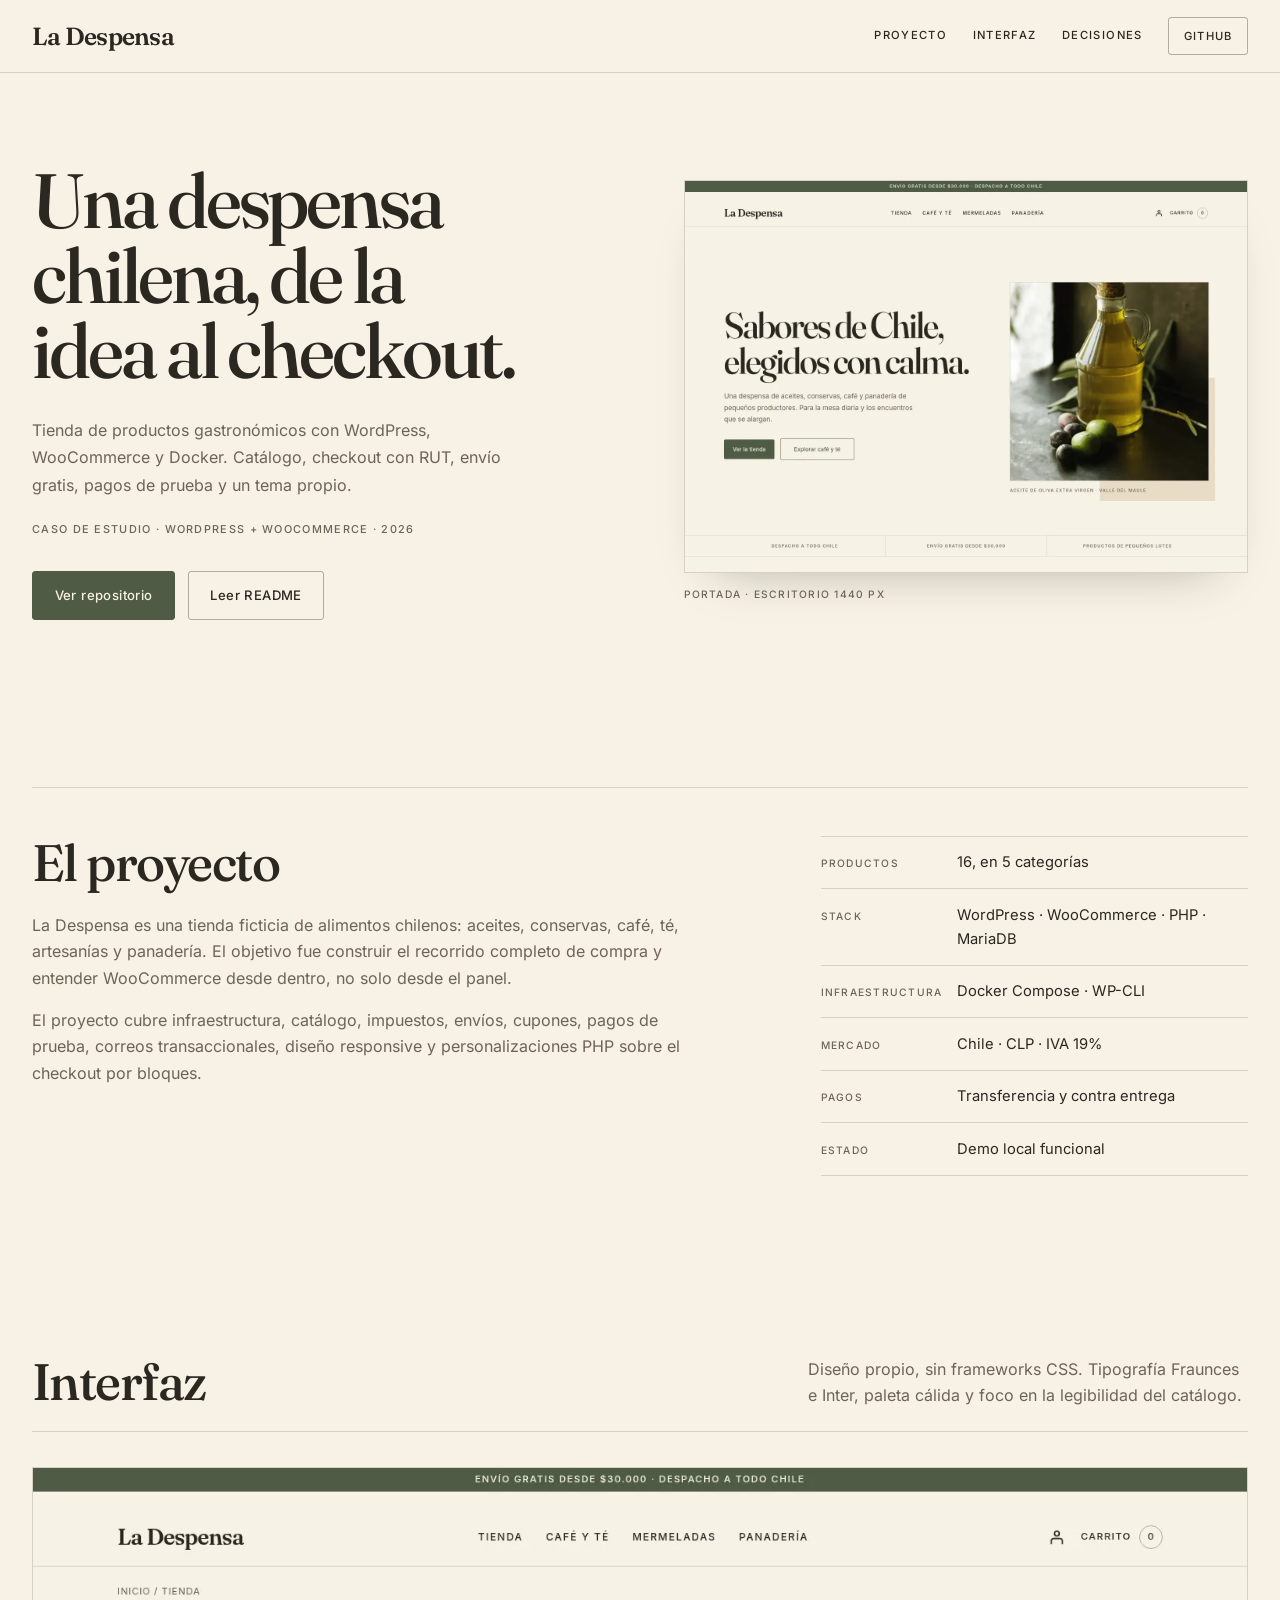
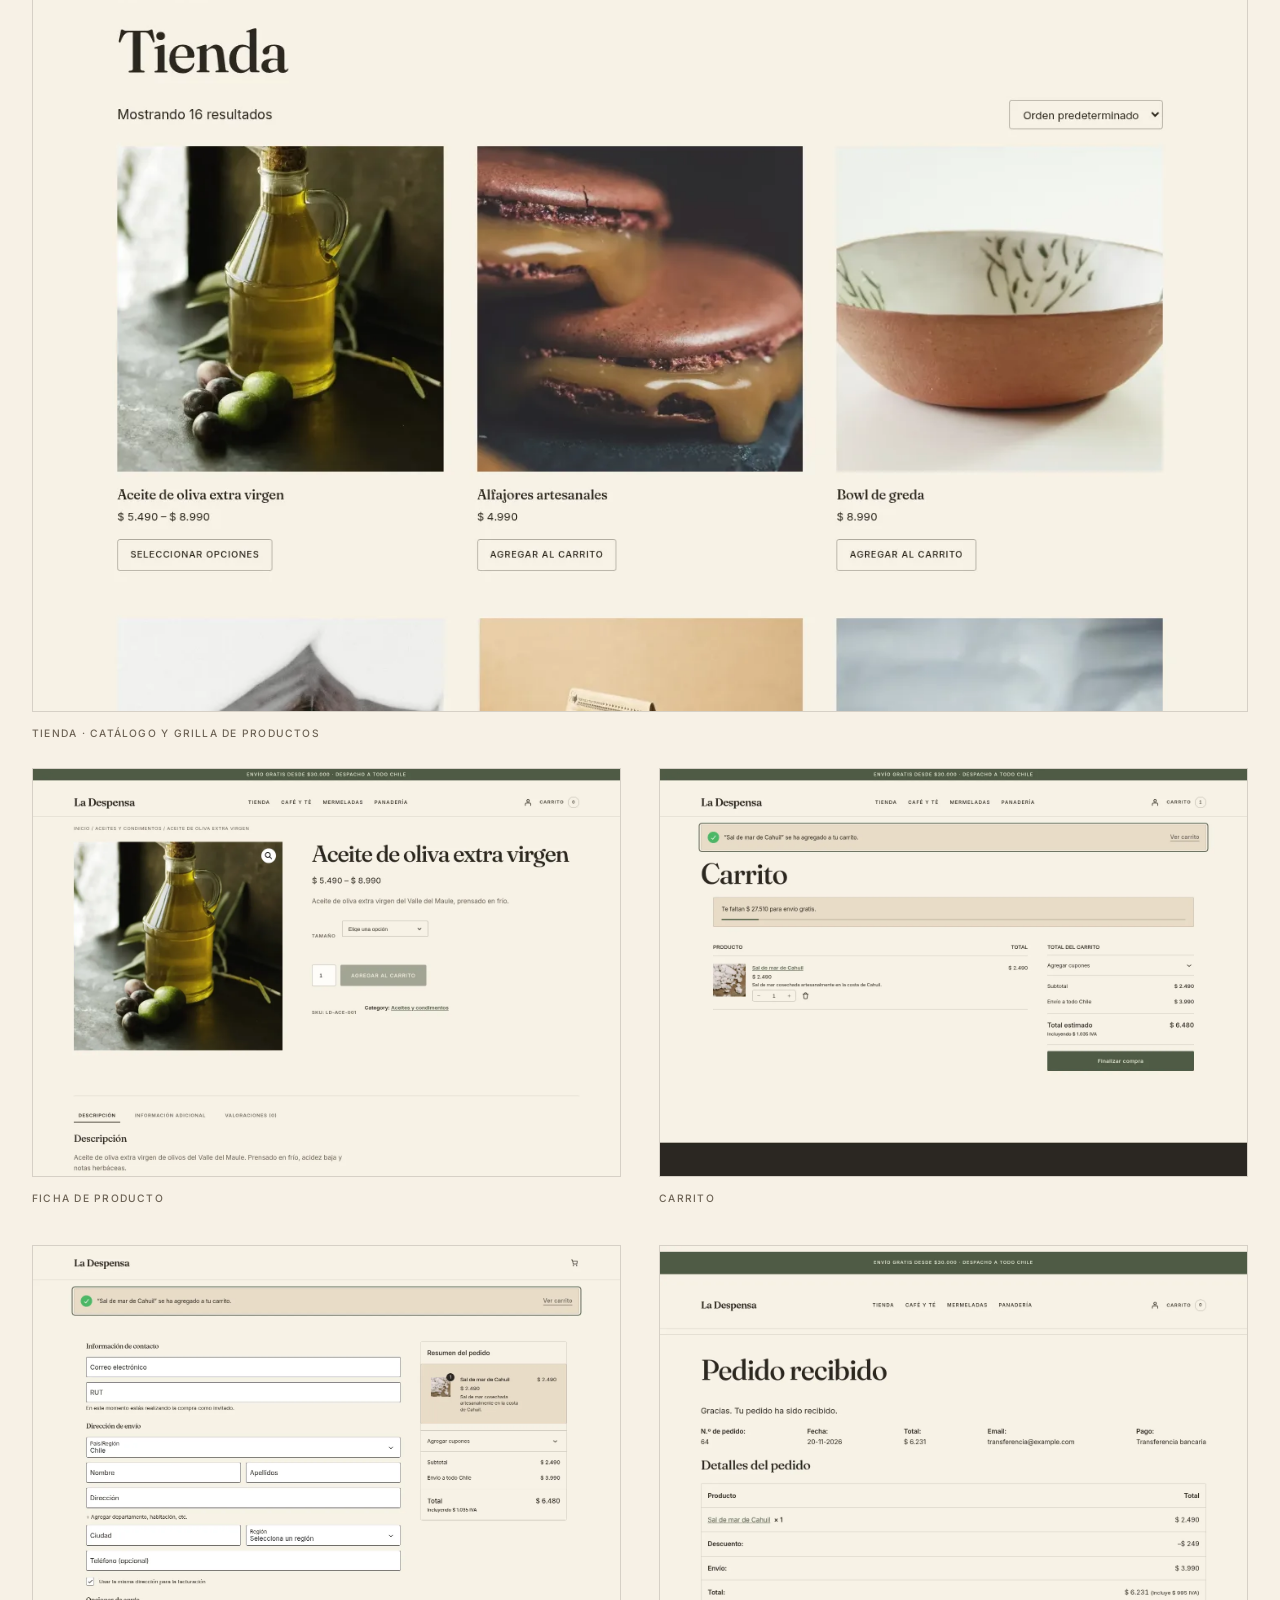
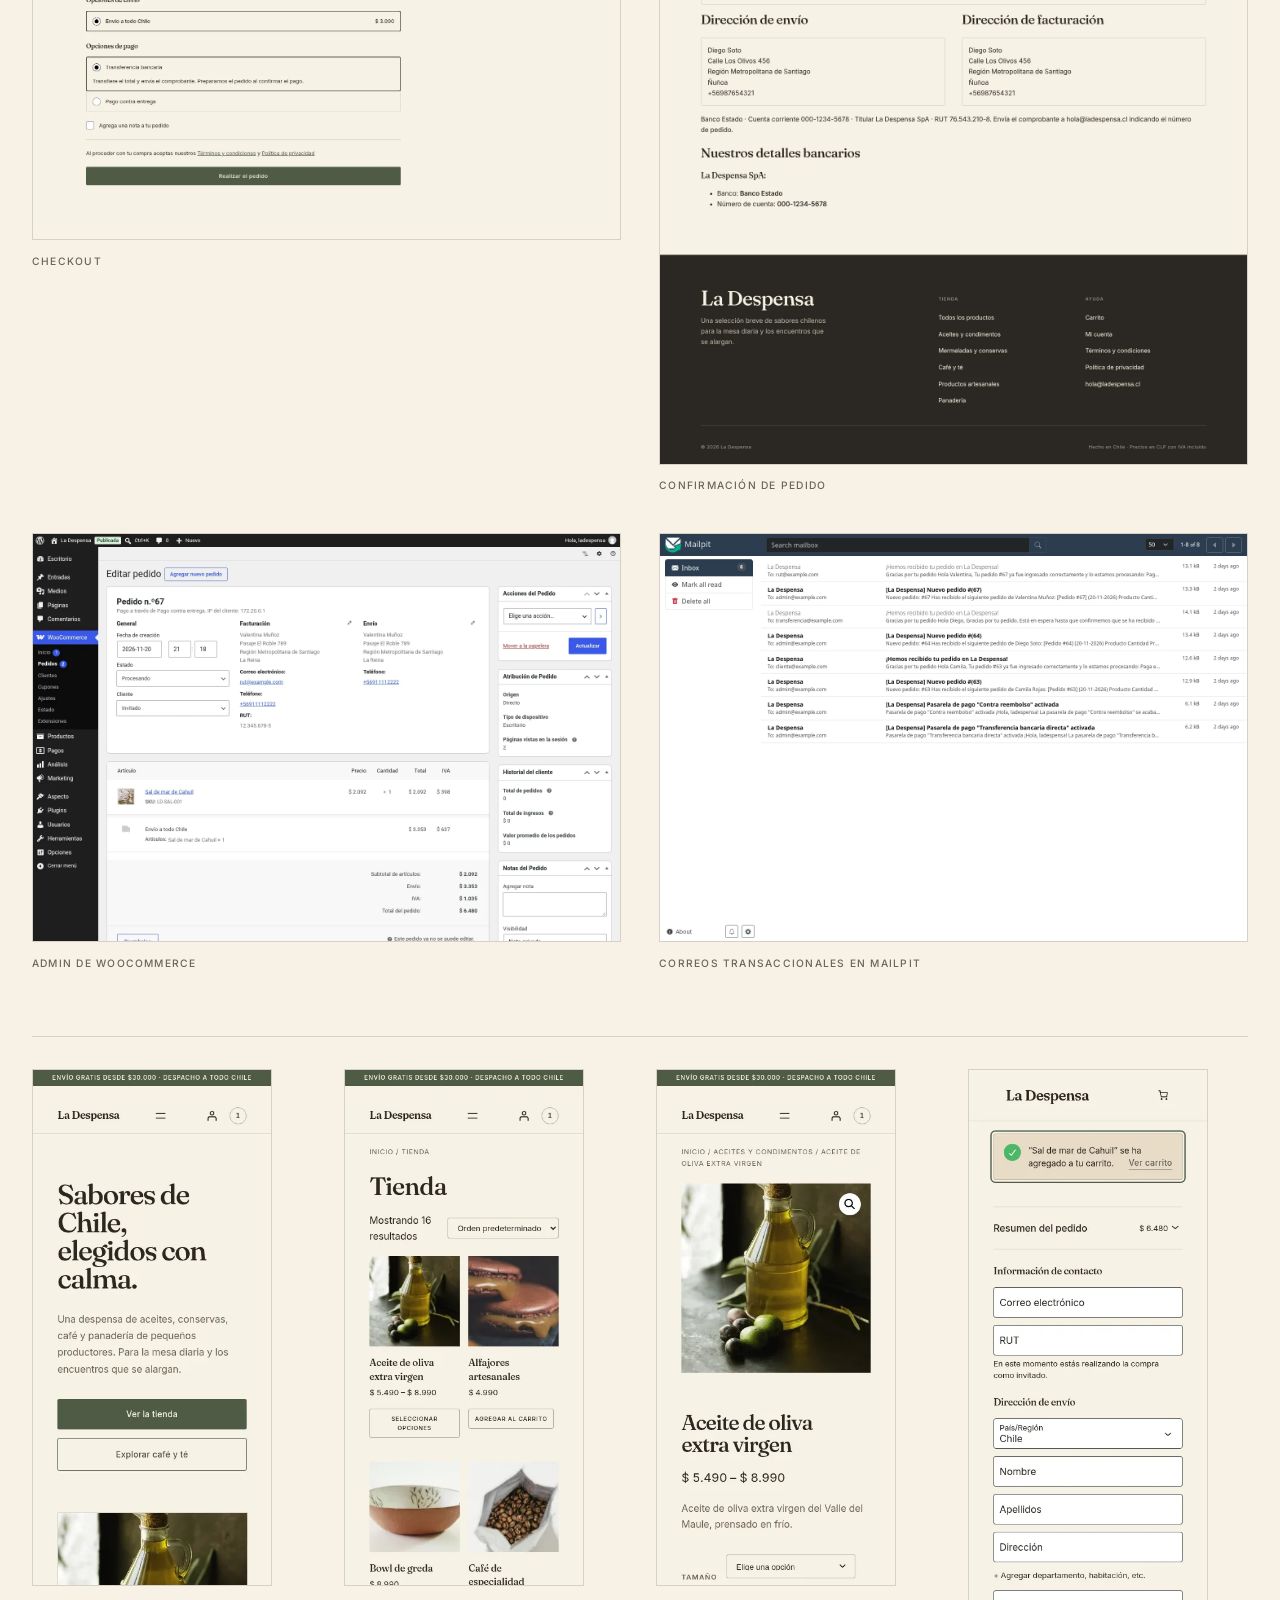
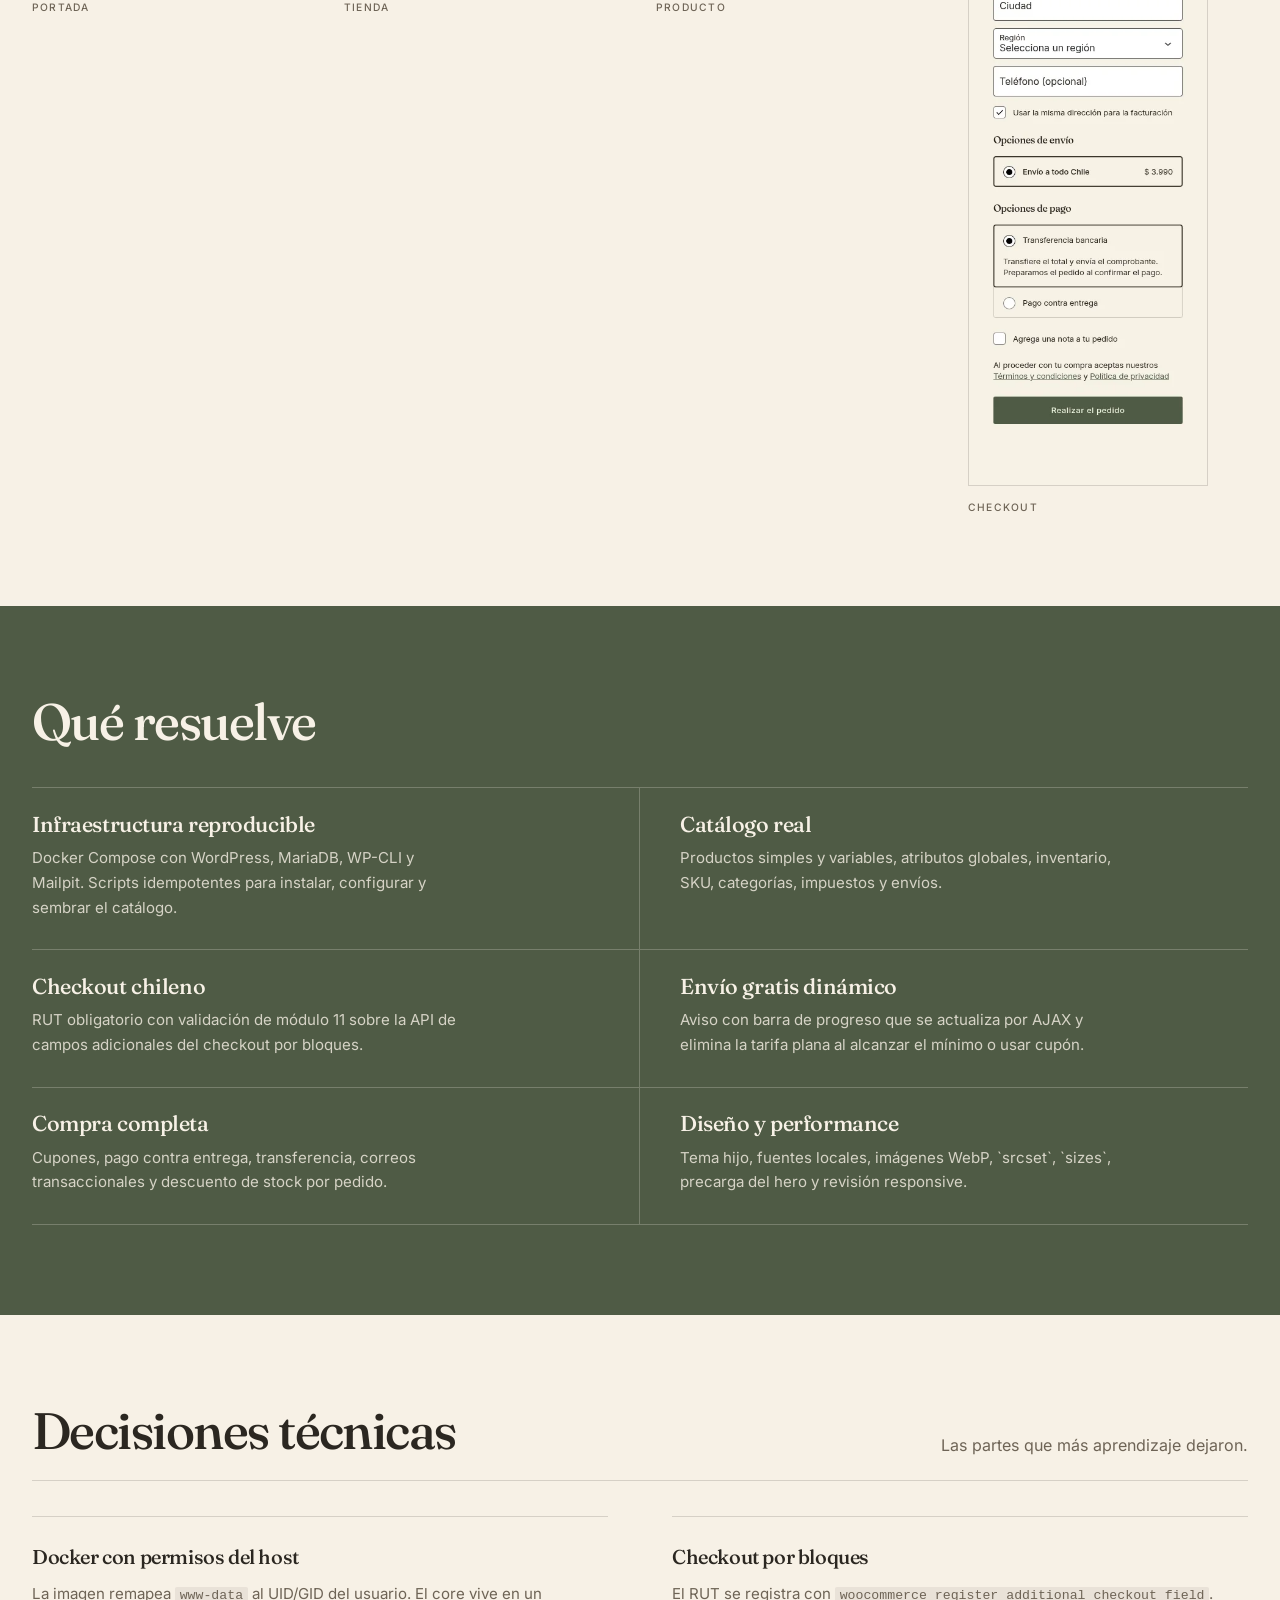
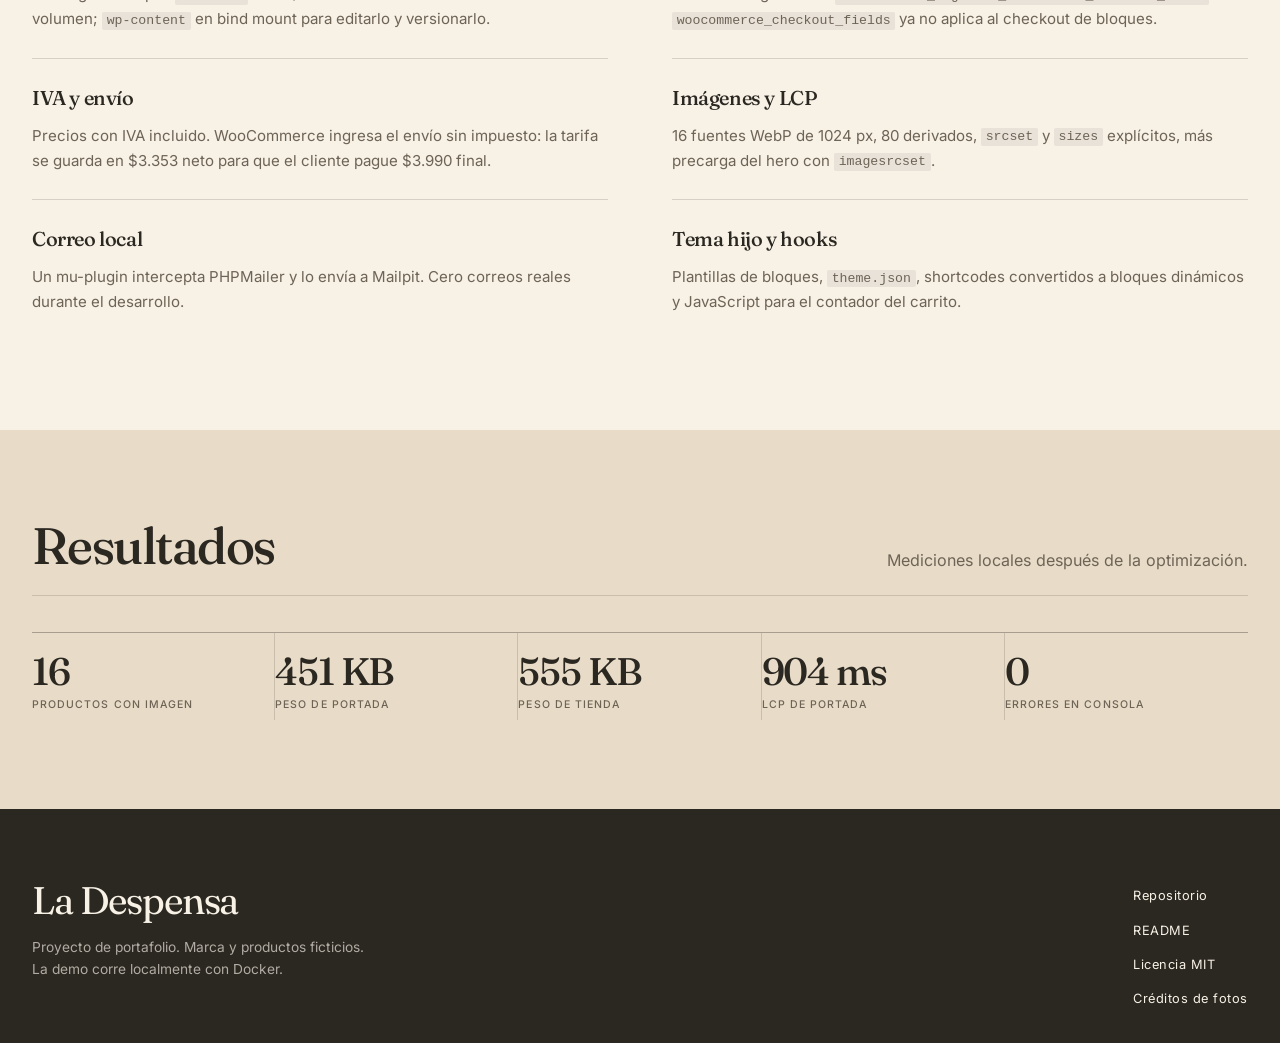
<file: docs/index.html>
<!DOCTYPE html>
<html lang="es-CL">
<head>
	<meta charset="utf-8">
	<meta name="viewport" content="width=device-width, initial-scale=1">
	<title>La Despensa — Caso de estudio WordPress + WooCommerce</title>
	<meta name="description" content="Caso de estudio de una tienda gastronómica chilena desarrollada con WordPress, WooCommerce, PHP, MariaDB y Docker.">
	<meta property="og:title" content="La Despensa — Caso de estudio">
	<meta property="og:description" content="E-commerce gastronómico chileno con WordPress, WooCommerce, Docker y un tema propio.">
	<meta property="og:type" content="website">
	<meta property="og:image" content="https://hmoreirar.github.io/la-despensa/capturas/hero-1440.webp">
	<meta name="theme-color" content="#F7F1E6">
	<link rel="icon" href="favicon.svg" type="image/svg+xml">
	<link rel="canonical" href="https://hmoreirar.github.io/la-despensa/">
	<link rel="preload" href="assets/fonts/fraunces-latin.woff2" as="font" type="font/woff2" crossorigin>
	<link rel="preload" href="assets/fonts/inter-latin.woff2" as="font" type="font/woff2" crossorigin>
	<link rel="stylesheet" href="assets/style.css">
</head>
<body>
	<a class="skip-link" href="#contenido">Saltar al contenido</a>

	<header class="site-header">
		<div class="site-header__inner">
			<a class="wordmark" href="./">La Despensa</a>
			<nav class="site-nav" aria-label="Secciones">
				<a href="#proyecto">Proyecto</a>
				<a href="#interfaz">Interfaz</a>
				<a href="#decisiones">Decisiones</a>
				<a class="site-nav__repo" href="https://github.com/hmoreirar/la-despensa">GitHub</a>
			</nav>
		</div>
	</header>

	<main id="contenido">
		<section class="hero">
			<div class="shell hero__grid">
				<div class="hero__copy">
					<h1>Una despensa chilena, de la idea al checkout.</h1>
					<p class="hero__lead">Tienda de productos gastronómicos con WordPress, WooCommerce y Docker. Catálogo, checkout con RUT, envío gratis, pagos de prueba y un tema propio.</p>
					<p class="hero__meta">Caso de estudio · WordPress + WooCommerce · 2026</p>
					<div class="hero__actions">
						<a class="button" href="https://github.com/hmoreirar/la-despensa">Ver repositorio</a>
						<a class="button button--ghost" href="https://github.com/hmoreirar/la-despensa#readme">Leer README</a>
					</div>
				</div>
				<figure class="hero__media">
					<picture>
						<source media="(max-width: 700px)" srcset="capturas/hero-390.webp">
						<img src="capturas/hero-1440.webp" width="1440" height="1000" alt="Portada de La Despensa con el hero, la imagen de aceite de oliva y los productos destacados.">
					</picture>
					<figcaption>Portada · escritorio 1440 px</figcaption>
				</figure>
			</div>
		</section>

		<section class="section" id="proyecto">
			<div class="shell section__grid">
				<div>
					<h2>El proyecto</h2>
					<p>La Despensa es una tienda ficticia de alimentos chilenos: aceites, conservas, café, té, artesanías y panadería. El objetivo fue construir el recorrido completo de compra y entender WooCommerce desde dentro, no solo desde el panel.</p>
					<p>El proyecto cubre infraestructura, catálogo, impuestos, envíos, cupones, pagos de prueba, correos transaccionales, diseño responsive y personalizaciones PHP sobre el checkout por bloques.</p>
				</div>
				<dl class="facts">
					<div><dt>Productos</dt><dd>16, en 5 categorías</dd></div>
					<div><dt>Stack</dt><dd>WordPress · WooCommerce · PHP · MariaDB</dd></div>
					<div><dt>Infraestructura</dt><dd>Docker Compose · WP-CLI</dd></div>
					<div><dt>Mercado</dt><dd>Chile · CLP · IVA 19%</dd></div>
					<div><dt>Pagos</dt><dd>Transferencia y contra entrega</dd></div>
					<div><dt>Estado</dt><dd>Demo local funcional</dd></div>
				</dl>
			</div>
		</section>

		<section class="section" id="interfaz">
			<div class="shell">
				<div class="section__head">
					<h2>Interfaz</h2>
					<p>Diseño propio, sin frameworks CSS. Tipografía Fraunces e Inter, paleta cálida y foco en la legibilidad del catálogo.</p>
				</div>

				<figure class="shot shot--wide">
					<img src="capturas/tienda-1440.webp" width="1440" height="1000" loading="lazy" alt="Tienda con grilla de productos, filtros de orden y tarjetas de producto.">
					<figcaption>Tienda · catálogo y grilla de productos</figcaption>
				</figure>

				<div class="shots-grid">
					<figure class="shot">
						<img src="capturas/producto-1440.webp" width="1440" height="1000" loading="lazy" alt="Ficha de producto con galería, precio, variaciones y compra.">
						<figcaption>Ficha de producto</figcaption>
					</figure>
					<figure class="shot">
						<img src="capturas/carrito-1440.webp" width="1440" height="1000" loading="lazy" alt="Carrito con producto, cupones, envío y total.">
						<figcaption>Carrito</figcaption>
					</figure>
					<figure class="shot">
						<img src="capturas/checkout-1440.webp" width="1440" height="1455" loading="lazy" alt="Checkout con RUT, dirección, envío y métodos de pago.">
						<figcaption>Checkout</figcaption>
					</figure>
					<figure class="shot">
						<img src="capturas/pedido-1440.webp" width="1440" height="2006" loading="lazy" alt="Confirmación de pedido con dirección, descuento y datos bancarios.">
						<figcaption>Confirmación de pedido</figcaption>
					</figure>
					<figure class="shot">
						<img src="capturas/admin-pedido-1440.webp" width="1440" height="1000" loading="lazy" alt="Edición de pedido en WooCommerce con RUT y detalle de productos.">
						<figcaption>Admin de WooCommerce</figcaption>
					</figure>
					<figure class="shot">
						<img src="capturas/mailpit-1440.webp" width="1440" height="1000" loading="lazy" alt="Bandeja de Mailpit con correos de pedidos y pagos.">
						<figcaption>Correos transaccionales en Mailpit</figcaption>
					</figure>
				</div>

				<div class="phones">
					<figure class="phone">
						<img src="capturas/portada-390.webp" width="390" height="844" loading="lazy" alt="Portada móvil de La Despensa.">
						<figcaption>Portada</figcaption>
					</figure>
					<figure class="phone">
						<img src="capturas/tienda-390.webp" width="390" height="844" loading="lazy" alt="Tienda móvil de La Despensa.">
						<figcaption>Tienda</figcaption>
					</figure>
					<figure class="phone">
						<img src="capturas/producto-390.webp" width="390" height="844" loading="lazy" alt="Ficha de producto móvil de La Despensa.">
						<figcaption>Producto</figcaption>
					</figure>
					<figure class="phone">
						<img src="capturas/checkout-390.webp" width="390" height="844" loading="lazy" alt="Checkout móvil de La Despensa.">
						<figcaption>Checkout</figcaption>
					</figure>
				</div>
			</div>
		</section>

		<section class="section section--olive" id="alcance">
			<div class="shell">
				<h2>Qué resuelve</h2>
				<div class="features">
					<article>
						<h3>Infraestructura reproducible</h3>
						<p>Docker Compose con WordPress, MariaDB, WP-CLI y Mailpit. Scripts idempotentes para instalar, configurar y sembrar el catálogo.</p>
					</article>
					<article>
						<h3>Catálogo real</h3>
						<p>Productos simples y variables, atributos globales, inventario, SKU, categorías, impuestos y envíos.</p>
					</article>
					<article>
						<h3>Checkout chileno</h3>
						<p>RUT obligatorio con validación de módulo 11 sobre la API de campos adicionales del checkout por bloques.</p>
					</article>
					<article>
						<h3>Envío gratis dinámico</h3>
						<p>Aviso con barra de progreso que se actualiza por AJAX y elimina la tarifa plana al alcanzar el mínimo o usar cupón.</p>
					</article>
					<article>
						<h3>Compra completa</h3>
						<p>Cupones, pago contra entrega, transferencia, correos transaccionales y descuento de stock por pedido.</p>
					</article>
					<article>
						<h3>Diseño y performance</h3>
						<p>Tema hijo, fuentes locales, imágenes WebP, `srcset`, `sizes`, precarga del hero y revisión responsive.</p>
					</article>
				</div>
			</div>
		</section>

		<section class="section" id="decisiones">
			<div class="shell">
				<div class="section__head">
					<h2>Decisiones técnicas</h2>
					<p>Las partes que más aprendizaje dejaron.</p>
				</div>
				<dl class="decisions">
					<div>
						<dt>Docker con permisos del host</dt>
						<dd>La imagen remapea <code>www-data</code> al UID/GID del usuario. El core vive en un volumen; <code>wp-content</code> en bind mount para editarlo y versionarlo.</dd>
					</div>
					<div>
						<dt>Checkout por bloques</dt>
						<dd>El RUT se registra con <code>woocommerce_register_additional_checkout_field</code>. <code>woocommerce_checkout_fields</code> ya no aplica al checkout de bloques.</dd>
					</div>
					<div>
						<dt>IVA y envío</dt>
						<dd>Precios con IVA incluido. WooCommerce ingresa el envío sin impuesto: la tarifa se guarda en $3.353 neto para que el cliente pague $3.990 final.</dd>
					</div>
					<div>
						<dt>Imágenes y LCP</dt>
						<dd>16 fuentes WebP de 1024 px, 80 derivados, <code>srcset</code> y <code>sizes</code> explícitos, más precarga del hero con <code>imagesrcset</code>.</dd>
					</div>
					<div>
						<dt>Correo local</dt>
						<dd>Un mu-plugin intercepta PHPMailer y lo envía a Mailpit. Cero correos reales durante el desarrollo.</dd>
					</div>
					<div>
						<dt>Tema hijo y hooks</dt>
						<dd>Plantillas de bloques, <code>theme.json</code>, shortcodes convertidos a bloques dinámicos y JavaScript para el contador del carrito.</dd>
					</div>
				</dl>
			</div>
		</section>

		<section class="section section--results" id="resultados">
			<div class="shell">
				<div class="section__head">
					<h2>Resultados</h2>
					<p>Mediciones locales después de la optimización.</p>
				</div>
				<div class="results">
					<div><strong>16</strong><span>productos con imagen</span></div>
					<div><strong>451 KB</strong><span>peso de portada</span></div>
					<div><strong>555 KB</strong><span>peso de tienda</span></div>
					<div><strong>904 ms</strong><span>LCP de portada</span></div>
					<div><strong>0</strong><span>errores en consola</span></div>
				</div>
			</div>
		</section>
	</main>

	<footer class="site-footer">
		<div class="shell site-footer__inner">
			<div>
				<p class="site-footer__mark">La Despensa</p>
				<p class="site-footer__note">Proyecto de portafolio. Marca y productos ficticios. La demo corre localmente con Docker.</p>
			</div>
			<ul class="site-footer__links">
				<li><a href="https://github.com/hmoreirar/la-despensa">Repositorio</a></li>
				<li><a href="https://github.com/hmoreirar/la-despensa#readme">README</a></li>
				<li><a href="https://github.com/hmoreirar/la-despensa/blob/main/LICENSE">Licencia MIT</a></li>
				<li><a href="https://github.com/hmoreirar/la-despensa/blob/main/assets/productos/CREDITS.md">Créditos de fotos</a></li>
			</ul>
		</div>
	</footer>
</body>
</html>
</file>
<file: docs/assets/style.css>
@font-face {
	font-family: "Fraunces";
	src: url("fonts/fraunces-latin.woff2") format("woff2");
	font-weight: 400 700;
	font-style: normal;
	font-display: swap;
}

@font-face {
	font-family: "Inter";
	src: url("fonts/inter-latin.woff2") format("woff2");
	font-weight: 300 600;
	font-style: normal;
	font-display: swap;
}

:root {
	--crema: #f7f1e6;
	--arena: #e8dcc8;
	--oliva: #4f5b45;
	--oliva-oscuro: #3e4937;
	--terracota: #a9502e;
	--carbon: #2b2721;
	--muted: #6e6456;
	--blanco: #fffdf8;
	--linea: rgba(43, 39, 33, 0.16);
	--linea-fuerte: rgba(43, 39, 33, 0.34);
	--ease: cubic-bezier(0.22, 1, 0.36, 1);
}

*,
*::before,
*::after {
	box-sizing: border-box;
}

html {
	scroll-behavior: smooth;
}

body {
	margin: 0;
	background: var(--crema);
	color: var(--carbon);
	font-family: "Inter", "Helvetica Neue", Arial, sans-serif;
	font-size: 1rem;
	line-height: 1.65;
	-webkit-font-smoothing: antialiased;
	text-rendering: optimizeLegibility;
}

::selection {
	background: var(--oliva);
	color: var(--crema);
}

:focus-visible {
	outline: 2px solid var(--oliva);
	outline-offset: 4px;
}

img {
	display: block;
	max-width: 100%;
	height: auto;
}

a {
	color: inherit;
}

h1,
h2,
h3 {
	font-family: "Fraunces", Georgia, serif;
	font-weight: 500;
	line-height: 1.05;
	letter-spacing: -0.03em;
	text-wrap: balance;
}

code {
	padding: 0.1em 0.35em;
	background: rgba(43, 39, 33, 0.07);
	border-radius: 2px;
	font-family: ui-monospace, "SFMono-Regular", Consolas, monospace;
	font-size: 0.88em;
	overflow-wrap: anywhere;
}

.hero__grid > *,
.section__grid > *,
.shots-grid > *,
.features > *,
.decisions > *,
.results > * {
	min-width: 0;
}

.skip-link {
	position: absolute;
	top: -100px;
	left: 1rem;
	z-index: 100;
	padding: 0.75rem 1rem;
	background: var(--carbon);
	color: var(--crema);
}

.skip-link:focus {
	top: 1rem;
}

.shell {
	width: min(1240px, calc(100% - 2 * clamp(1.25rem, 4vw, 2rem)));
	margin-inline: auto;
}

/* Header */

.site-header {
	position: sticky;
	top: 0;
	z-index: 20;
	background: var(--crema);
	border-bottom: 1px solid var(--linea);
}

.site-header__inner {
	width: min(1240px, calc(100% - 2 * clamp(1.25rem, 4vw, 2rem)));
	margin-inline: auto;
	min-height: 72px;
	display: flex;
	align-items: center;
	justify-content: space-between;
	gap: 2rem;
}

.wordmark {
	font-family: "Fraunces", Georgia, serif;
	font-size: 1.55rem;
	font-weight: 600;
	letter-spacing: -0.03em;
	text-decoration: none;
}

.site-nav {
	display: flex;
	align-items: center;
	gap: 1.6rem;
}

.site-nav a {
	color: var(--carbon);
	font-size: 0.7rem;
	font-weight: 500;
	letter-spacing: 0.12em;
	text-transform: uppercase;
	text-decoration: none;
	padding: 0.4rem 0;
	border-bottom: 1px solid transparent;
	transition: border-color 0.2s var(--ease), color 0.2s var(--ease);
}

.site-nav a:hover {
	color: var(--oliva);
	border-color: currentColor;
}

.site-nav__repo {
	padding: 0.55rem 0.9rem !important;
	border: 1px solid var(--linea-fuerte) !important;
	border-radius: 3px;
}

.site-nav__repo:hover {
	background: var(--oliva);
	border-color: var(--oliva) !important;
	color: var(--crema) !important;
}

/* Hero */

.hero {
	padding: clamp(3rem, 7vw, 6rem) 0 clamp(3rem, 6vw, 5rem);
}

.hero__grid {
	display: grid;
	grid-template-columns: minmax(0, 1.02fr) minmax(0, 0.98fr);
	align-items: center;
	gap: clamp(2.5rem, 5vw, 5rem);
}

.hero h1 {
	max-width: 12ch;
	margin: 0;
	font-size: clamp(3rem, 6vw, 5.6rem);
	line-height: 0.98;
	letter-spacing: -0.04em;
}

.hero__lead {
	max-width: 48ch;
	margin: 1.8rem 0 1.4rem;
	color: var(--muted);
	font-size: clamp(1rem, 1.2vw, 1.12rem);
	line-height: 1.7;
	text-wrap: pretty;
}

.hero__meta {
	margin: 0;
	color: var(--muted);
	font-size: 0.68rem;
	font-weight: 500;
	letter-spacing: 0.12em;
	text-transform: uppercase;
}

.hero__actions {
	display: flex;
	flex-wrap: wrap;
	gap: 0.8rem;
	margin-top: 2rem;
}

.button {
	display: inline-flex;
	align-items: center;
	justify-content: center;
	min-height: 46px;
	padding: 0.8rem 1.35rem;
	background: var(--oliva);
	color: var(--crema);
	border: 1px solid var(--oliva);
	border-radius: 3px;
	font-size: 0.82rem;
	font-weight: 500;
	letter-spacing: 0.03em;
	text-decoration: none;
	transition: background 0.2s var(--ease), color 0.2s var(--ease), transform 0.2s var(--ease);
}

.button:hover {
	background: var(--oliva-oscuro);
	border-color: var(--oliva-oscuro);
	transform: translateY(-1px);
}

.button--ghost {
	background: transparent;
	border-color: var(--linea-fuerte);
	color: var(--carbon);
}

.button--ghost:hover {
	background: var(--arena);
	border-color: var(--linea-fuerte);
	color: var(--carbon);
}

.hero__media {
	margin: 0;
}

.hero__media picture,
.hero__media img {
	width: 100%;
}

.hero__media img {
	border: 1px solid var(--linea);
	box-shadow: 0 24px 50px -34px rgba(43, 39, 33, 0.4);
}

.hero__media figcaption,
.shot figcaption,
.phone figcaption {
	margin-top: 0.8rem;
	color: var(--muted);
	font-size: 0.64rem;
	font-weight: 500;
	letter-spacing: 0.12em;
	text-transform: uppercase;
}

/* Sections */

.section {
	padding: clamp(3.5rem, 7vw, 6rem) 0;
}

.section__grid {
	display: grid;
	grid-template-columns: minmax(0, 1.25fr) minmax(0, 0.75fr);
	gap: clamp(2.5rem, 6vw, 6rem);
	border-top: 1px solid var(--linea);
	padding-top: clamp(2rem, 4vw, 3rem);
}

.section h2 {
	margin: 0;
	font-size: clamp(2.2rem, 4vw, 3.6rem);
}

.section__head {
	display: flex;
	align-items: flex-end;
	justify-content: space-between;
	gap: 2rem;
	padding-bottom: 1.4rem;
	margin-bottom: 2.2rem;
	border-bottom: 1px solid var(--linea);
	flex-wrap: wrap;
}

.section__head p {
	max-width: 44ch;
	margin: 0;
	color: var(--muted);
}

.section__grid p {
	max-width: 68ch;
	color: var(--muted);
}

.section__grid p:first-of-type {
	margin-top: 1.4rem;
}

/* Facts */

.facts {
	margin: 0;
	border-top: 1px solid var(--linea);
}

.facts div {
	display: grid;
	grid-template-columns: 7.5rem 1fr;
	gap: 1rem;
	align-items: baseline;
	padding: 0.85rem 0;
	border-bottom: 1px solid var(--linea);
}

.facts dt {
	color: var(--muted);
	font-size: 0.64rem;
	font-weight: 500;
	letter-spacing: 0.12em;
	text-transform: uppercase;
}

.facts dd {
	margin: 0;
	font-size: 0.92rem;
}

/* Gallery */

.shot {
	margin: 0;
}

.shot img {
	width: 100%;
	border: 1px solid var(--linea);
}

.shot--wide {
	margin-bottom: 1.6rem;
}

.shots-grid {
	display: grid;
	grid-template-columns: repeat(2, minmax(0, 1fr));
	gap: clamp(1.5rem, 3vw, 2.4rem);
}

.phones {
	display: grid;
	grid-template-columns: repeat(4, minmax(0, 1fr));
	gap: clamp(1.2rem, 3vw, 2rem);
	margin-top: clamp(2.5rem, 5vw, 4rem);
	padding-top: 2rem;
	border-top: 1px solid var(--linea);
}

.phone {
	margin: 0;
	max-width: 240px;
}

.phone img {
	width: 100%;
	border: 1px solid var(--linea);
}

/* Features */

.section--olive {
	background: var(--oliva);
	color: var(--crema);
}

.section--olive h2 {
	color: var(--crema);
	margin-bottom: 2.4rem;
}

.features {
	display: grid;
	grid-template-columns: repeat(2, minmax(0, 1fr));
	border-top: 1px solid rgba(247, 241, 230, 0.24);
}

.features article {
	padding: 1.6rem 2rem 1.8rem 0;
	border-bottom: 1px solid rgba(247, 241, 230, 0.24);
}

.features article:nth-child(odd) {
	padding-right: 2.5rem;
	border-right: 1px solid rgba(247, 241, 230, 0.24);
}

.features article:nth-child(even) {
	padding-left: 2.5rem;
}

.features h3 {
	margin: 0 0 0.6rem;
	color: var(--crema);
	font-size: 1.35rem;
	letter-spacing: -0.02em;
}

.features p {
	margin: 0;
	max-width: 48ch;
	color: color-mix(in srgb, var(--crema) 80%, transparent);
	font-size: 0.94rem;
}

/* Decisions */

.decisions {
	display: grid;
	grid-template-columns: repeat(2, minmax(0, 1fr));
	gap: 0 clamp(2rem, 5vw, 4rem);
	margin: 0;
}

.decisions div {
	padding: 1.4rem 0 1.6rem;
	border-top: 1px solid var(--linea);
}

.decisions dt {
	font-family: "Fraunces", Georgia, serif;
	font-size: 1.25rem;
	font-weight: 500;
	letter-spacing: -0.02em;
}

.decisions dd {
	margin: 0.6rem 0 0;
	color: var(--muted);
	font-size: 0.94rem;
}

/* Results */

.section--results {
	background: var(--arena);
}

.results {
	display: grid;
	grid-template-columns: repeat(5, minmax(0, 1fr));
	border-top: 1px solid var(--linea-fuerte);
}

.results div {
	display: flex;
	flex-direction: column;
	gap: 0.35rem;
	padding: 1.2rem 1rem 0.4rem 0;
	border-right: 1px solid var(--linea);
}

.results div:last-child {
	border-right: 0;
}

.results strong {
	font-family: "Fraunces", Georgia, serif;
	font-size: clamp(1.8rem, 3vw, 2.6rem);
	font-weight: 500;
	letter-spacing: -0.03em;
	line-height: 1;
}

.results span {
	color: var(--muted);
	font-size: 0.66rem;
	font-weight: 500;
	letter-spacing: 0.1em;
	text-transform: uppercase;
}

/* Footer */

.site-footer {
	background: var(--carbon);
	color: var(--crema);
	padding: clamp(3rem, 6vw, 4.5rem) 0 2rem;
}

.site-footer__inner {
	display: flex;
	align-items: flex-start;
	justify-content: space-between;
	gap: 3rem;
	flex-wrap: wrap;
}

.site-footer__mark {
	margin: 0;
	font-family: "Fraunces", Georgia, serif;
	font-size: clamp(1.8rem, 3vw, 2.6rem);
	letter-spacing: -0.03em;
	line-height: 1;
}

.site-footer__note {
	max-width: 38ch;
	margin: 1rem 0 0;
	color: color-mix(in srgb, var(--crema) 66%, transparent);
	font-size: 0.86rem;
}

.site-footer__links {
	display: grid;
	gap: 0.5rem;
	margin: 0;
	padding: 0;
	list-style: none;
}

.site-footer__links a {
	color: var(--crema);
	font-size: 0.8rem;
	letter-spacing: 0.04em;
	text-decoration: none;
	border-bottom: 1px solid transparent;
}

.site-footer__links a:hover {
	border-color: currentColor;
}

/* Motion */

@keyframes rise {
	from {
		opacity: 0;
		transform: translateY(14px);
	}
	to {
		opacity: 1;
		transform: translateY(0);
	}
}

.hero__copy > *,
.hero__media {
	animation: rise 0.7s var(--ease) both;
}

.hero__copy > *:nth-child(2) {
	animation-delay: 0.06s;
}

.hero__copy > *:nth-child(3) {
	animation-delay: 0.12s;
}

.hero__copy > *:nth-child(4) {
	animation-delay: 0.18s;
}

.hero__media {
	animation-delay: 0.1s;
}

@media (prefers-reduced-motion: reduce) {
	html {
		scroll-behavior: auto;
	}

	.hero__copy > *,
	.hero__media {
		animation: none;
	}

	.button,
	.site-nav a {
		transition: none;
	}
}

/* Responsive */

@media (max-width: 1000px) {
	.hero__grid,
	.section__grid {
		grid-template-columns: 1fr;
	}

	.hero h1 {
		max-width: 14ch;
	}

	.hero__media {
		max-width: 44rem;
	}

	.results {
		grid-template-columns: repeat(3, minmax(0, 1fr));
	}

	.results div:nth-child(3) {
		border-right: 0;
	}
}

@media (max-width: 760px) {
	.site-nav a:not(.site-nav__repo) {
		display: none;
	}

	.site-header__inner {
		min-height: 62px;
	}

	.hero {
		padding-top: 2.5rem;
	}

	.hero h1 {
		font-size: clamp(2.7rem, 12vw, 4rem);
	}

	.shots-grid,
	.features,
	.decisions {
		grid-template-columns: 1fr;
	}

	.features article,
	.features article:nth-child(odd),
	.features article:nth-child(even) {
		padding: 1.4rem 0;
		border-right: 0;
	}

	.phones {
		grid-template-columns: repeat(2, minmax(0, 1fr));
	}

	.results {
		grid-template-columns: repeat(2, minmax(0, 1fr));
	}

	.results div:nth-child(3) {
		border-right: 1px solid var(--linea);
	}

	.results div:nth-child(even) {
		border-right: 0;
	}
}

@media (max-width: 480px) {
	.hero__actions {
		flex-direction: column;
		align-items: stretch;
	}

	.button {
		width: 100%;
	}

	.section__head {
		align-items: flex-start;
	}

	.phones {
		grid-template-columns: 1fr;
	}

	.phone {
		max-width: 320px;
	}

	.results {
		grid-template-columns: 1fr;
	}

	.results div,
	.results div:nth-child(3) {
		border-right: 0;
	}
}
</file>
